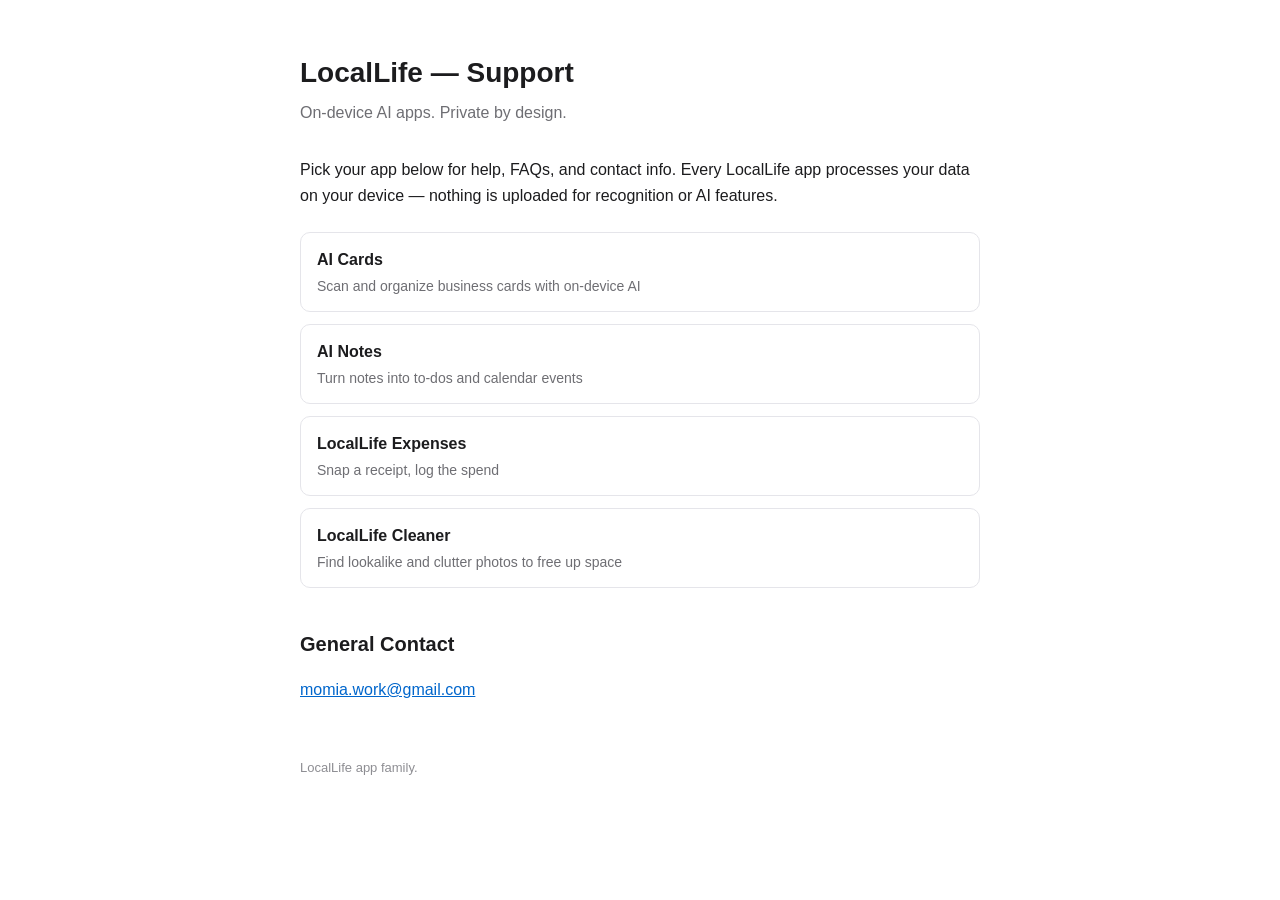
<file: index.html>
<!DOCTYPE html>
<html lang="en">
<head>
<meta charset="UTF-8">
<meta name="viewport" content="width=device-width, initial-scale=1">
<title>LocalLife — Support</title>
<link rel="stylesheet" href="assets/style.css">
</head>
<body>
  <h1>LocalLife — Support</h1>
  <p class="subtitle">On-device AI apps. Private by design.</p>

  <p>Pick your app below for help, FAQs, and contact info. Every LocalLife app processes your
  data on your device — nothing is uploaded for recognition or AI features.</p>

  <ul class="apps">
    <li><a href="cards/">
      <span class="name">AI Cards</span>
      <span class="tagline">Scan and organize business cards with on-device AI</span>
    </a></li>
    <li><a href="notes/">
      <span class="name">AI Notes</span>
      <span class="tagline">Turn notes into to-dos and calendar events</span>
    </a></li>
    <li><a href="expenses/">
      <span class="name">LocalLife Expenses</span>
      <span class="tagline">Snap a receipt, log the spend</span>
    </a></li>
    <li><a href="cleaner/">
      <span class="name">LocalLife Cleaner</span>
      <span class="tagline">Find lookalike and clutter photos to free up space</span>
    </a></li>
  </ul>

  <h2>General Contact</h2>
  <p><a href="mailto:momia.work@gmail.com">momia.work@gmail.com</a></p>

  <footer>LocalLife app family.</footer>
</body>
</html>
</file>
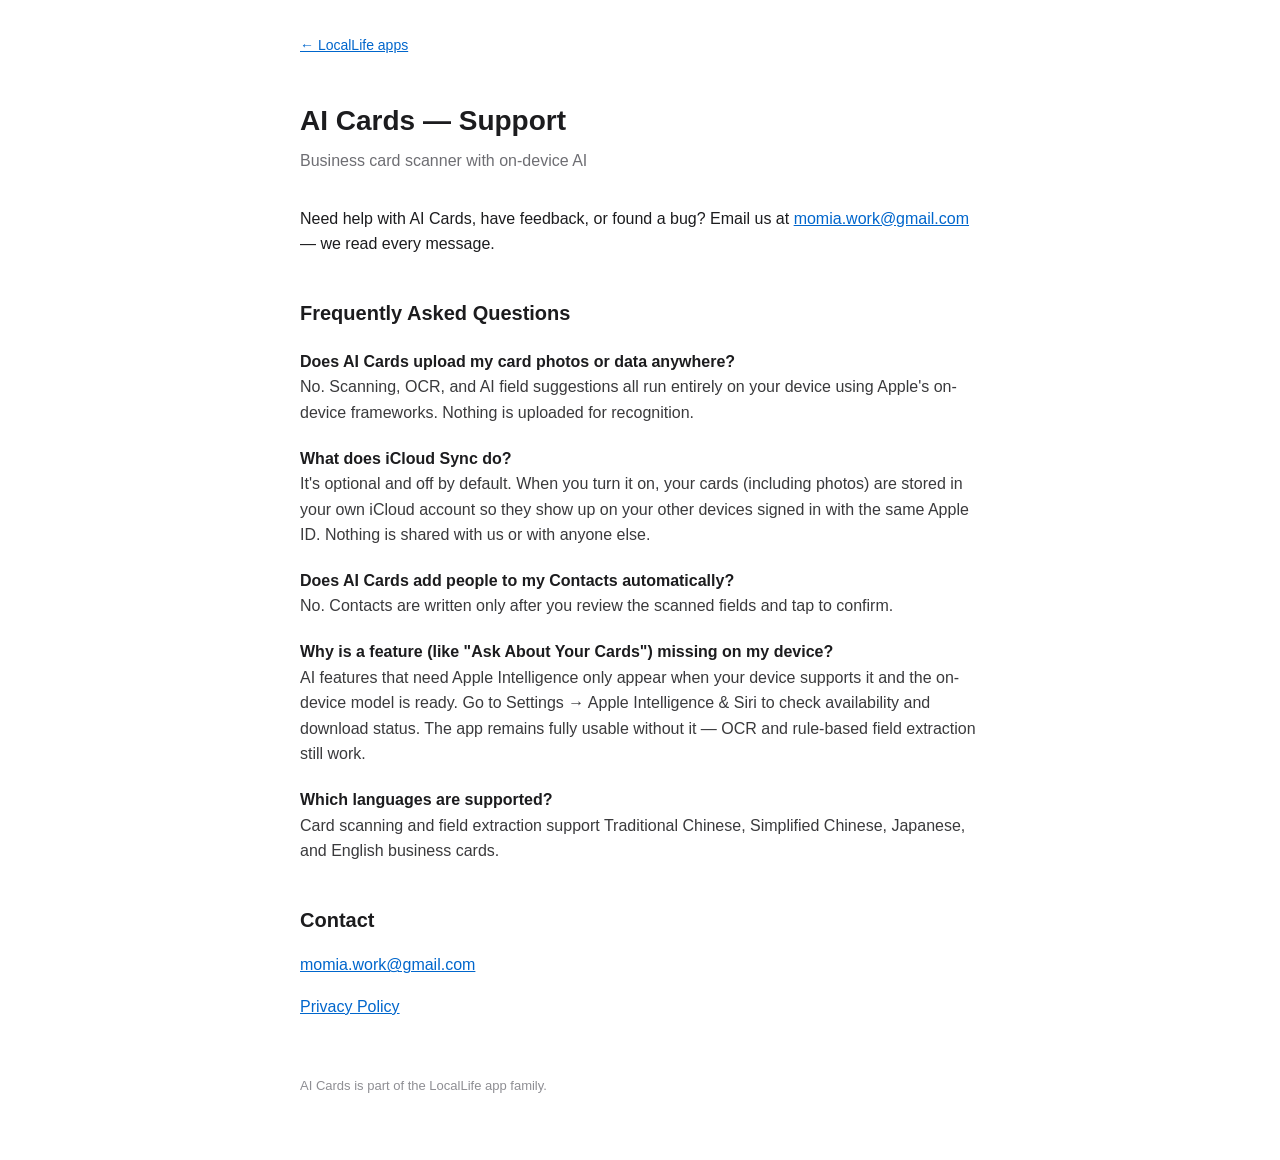
<file: cards/index.html>
<!DOCTYPE html>
<html lang="en">
<head>
<meta charset="UTF-8">
<meta name="viewport" content="width=device-width, initial-scale=1">
<title>AI Cards — Support</title>
<link rel="stylesheet" href="../assets/style.css">
</head>
<body>
  <a class="back" href="../">← LocalLife apps</a>
  <h1>AI Cards — Support</h1>
  <p class="subtitle">Business card scanner with on-device AI</p>

  <p>Need help with AI Cards, have feedback, or found a bug? Email us at
  <a href="mailto:momia.work@gmail.com">momia.work@gmail.com</a> — we read every message.</p>

  <h2>Frequently Asked Questions</h2>
  <dl class="faq">
    <dt>Does AI Cards upload my card photos or data anywhere?</dt>
    <dd>No. Scanning, OCR, and AI field suggestions all run entirely on your device using Apple's
    on-device frameworks. Nothing is uploaded for recognition.</dd>

    <dt>What does iCloud Sync do?</dt>
    <dd>It's optional and off by default. When you turn it on, your cards (including photos) are
    stored in your own iCloud account so they show up on your other devices signed in with the
    same Apple ID. Nothing is shared with us or with anyone else.</dd>

    <dt>Does AI Cards add people to my Contacts automatically?</dt>
    <dd>No. Contacts are written only after you review the scanned fields and tap to confirm.</dd>

    <dt>Why is a feature (like "Ask About Your Cards") missing on my device?</dt>
    <dd>AI features that need Apple Intelligence only appear when your device supports it and the
    on-device model is ready. Go to Settings → Apple Intelligence &amp; Siri to check availability
    and download status. The app remains fully usable without it — OCR and rule-based field
    extraction still work.</dd>

    <dt>Which languages are supported?</dt>
    <dd>Card scanning and field extraction support Traditional Chinese, Simplified Chinese,
    Japanese, and English business cards.</dd>
  </dl>

  <h2>Contact</h2>
  <p><a href="mailto:momia.work@gmail.com">momia.work@gmail.com</a></p>

  <p><a href="privacy.html">Privacy Policy</a></p>

  <footer>AI Cards is part of the LocalLife app family.</footer>
</body>
</html>
</file>
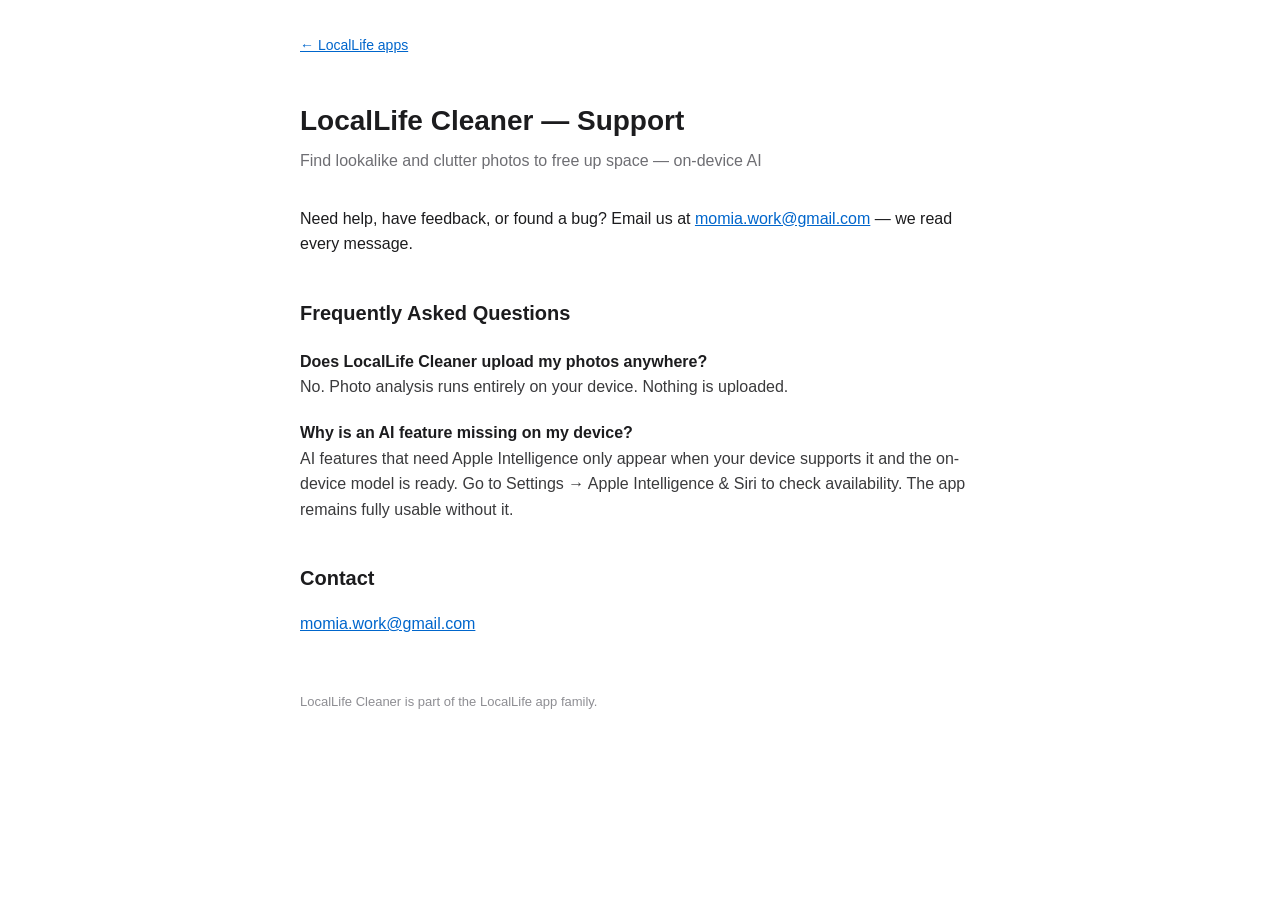
<file: cleaner/index.html>
<!DOCTYPE html>
<html lang="en">
<head>
<meta charset="UTF-8">
<meta name="viewport" content="width=device-width, initial-scale=1">
<title>LocalLife Cleaner — Support</title>
<link rel="stylesheet" href="../assets/style.css">
</head>
<body>
  <a class="back" href="../">← LocalLife apps</a>
  <h1>LocalLife Cleaner — Support</h1>
  <p class="subtitle">Find lookalike and clutter photos to free up space — on-device AI</p>

  <p>Need help, have feedback, or found a bug? Email us at
  <a href="mailto:momia.work@gmail.com">momia.work@gmail.com</a> — we read every message.</p>

  <h2>Frequently Asked Questions</h2>
  <dl class="faq">
    <dt>Does LocalLife Cleaner upload my photos anywhere?</dt>
    <dd>No. Photo analysis runs entirely on your device. Nothing is uploaded.</dd>

    <dt>Why is an AI feature missing on my device?</dt>
    <dd>AI features that need Apple Intelligence only appear when your device supports it and the
    on-device model is ready. Go to Settings → Apple Intelligence &amp; Siri to check availability.
    The app remains fully usable without it.</dd>
  </dl>

  <h2>Contact</h2>
  <p><a href="mailto:momia.work@gmail.com">momia.work@gmail.com</a></p>

  <footer>LocalLife Cleaner is part of the LocalLife app family.</footer>
</body>
</html>
</file>
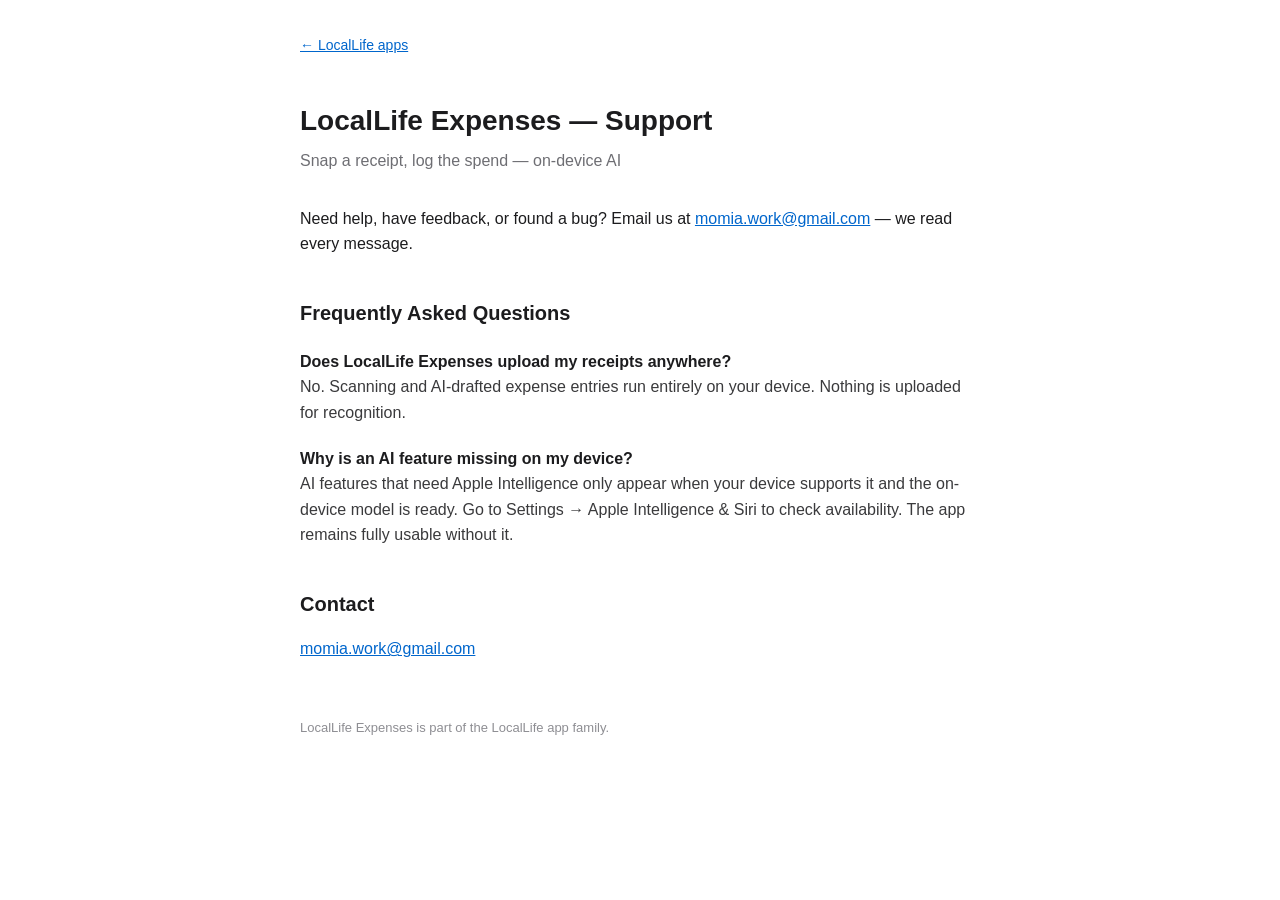
<file: expenses/index.html>
<!DOCTYPE html>
<html lang="en">
<head>
<meta charset="UTF-8">
<meta name="viewport" content="width=device-width, initial-scale=1">
<title>LocalLife Expenses — Support</title>
<link rel="stylesheet" href="../assets/style.css">
</head>
<body>
  <a class="back" href="../">← LocalLife apps</a>
  <h1>LocalLife Expenses — Support</h1>
  <p class="subtitle">Snap a receipt, log the spend — on-device AI</p>

  <p>Need help, have feedback, or found a bug? Email us at
  <a href="mailto:momia.work@gmail.com">momia.work@gmail.com</a> — we read every message.</p>

  <h2>Frequently Asked Questions</h2>
  <dl class="faq">
    <dt>Does LocalLife Expenses upload my receipts anywhere?</dt>
    <dd>No. Scanning and AI-drafted expense entries run entirely on your device. Nothing is
    uploaded for recognition.</dd>

    <dt>Why is an AI feature missing on my device?</dt>
    <dd>AI features that need Apple Intelligence only appear when your device supports it and the
    on-device model is ready. Go to Settings → Apple Intelligence &amp; Siri to check availability.
    The app remains fully usable without it.</dd>
  </dl>

  <h2>Contact</h2>
  <p><a href="mailto:momia.work@gmail.com">momia.work@gmail.com</a></p>

  <footer>LocalLife Expenses is part of the LocalLife app family.</footer>
</body>
</html>
</file>
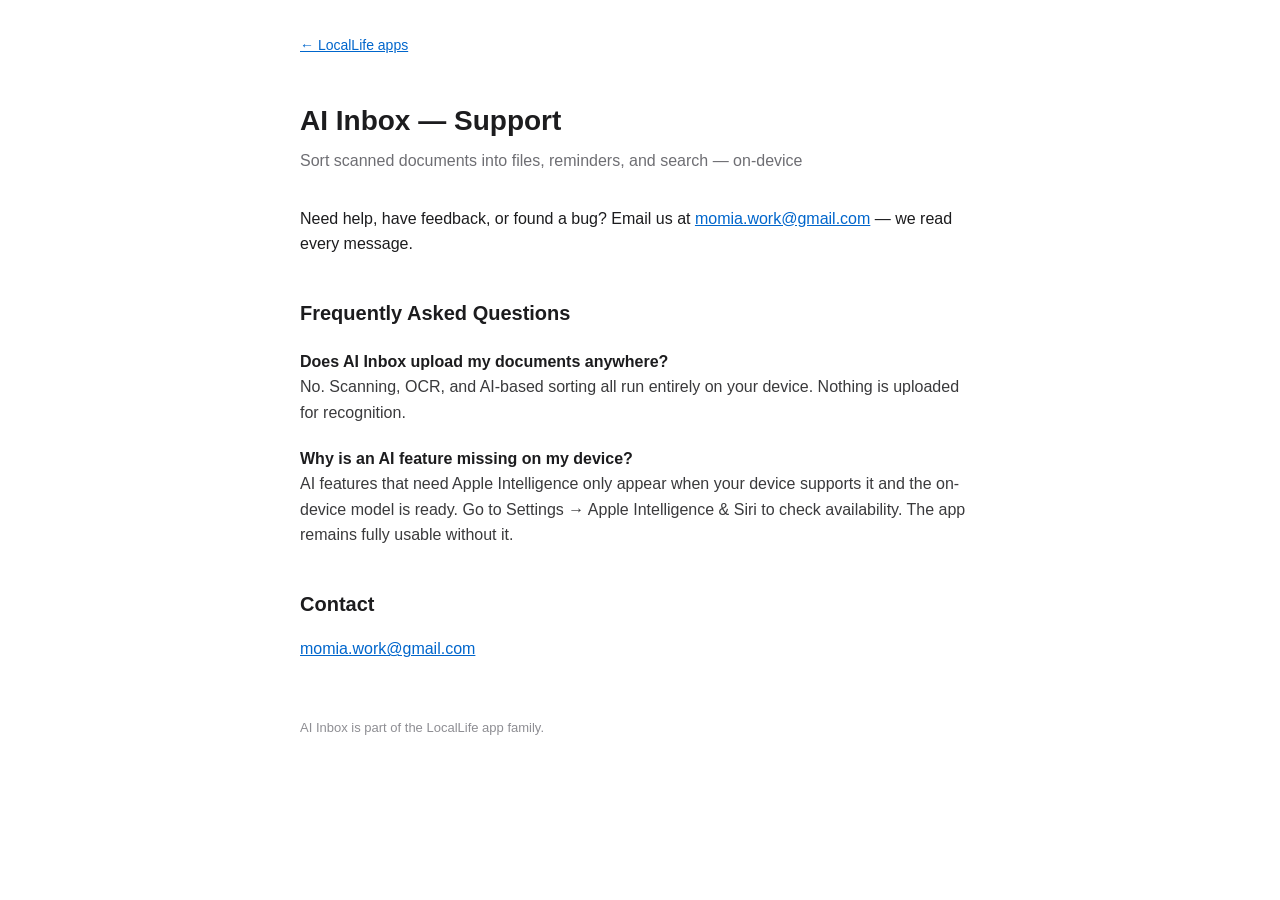
<file: inbox/index.html>
<!DOCTYPE html>
<html lang="en">
<head>
<meta charset="UTF-8">
<meta name="viewport" content="width=device-width, initial-scale=1">
<title>AI Inbox — Support</title>
<link rel="stylesheet" href="../assets/style.css">
</head>
<body>
  <a class="back" href="../">← LocalLife apps</a>
  <h1>AI Inbox — Support</h1>
  <p class="subtitle">Sort scanned documents into files, reminders, and search — on-device</p>

  <p>Need help, have feedback, or found a bug? Email us at
  <a href="mailto:momia.work@gmail.com">momia.work@gmail.com</a> — we read every message.</p>

  <h2>Frequently Asked Questions</h2>
  <dl class="faq">
    <dt>Does AI Inbox upload my documents anywhere?</dt>
    <dd>No. Scanning, OCR, and AI-based sorting all run entirely on your device. Nothing is
    uploaded for recognition.</dd>

    <dt>Why is an AI feature missing on my device?</dt>
    <dd>AI features that need Apple Intelligence only appear when your device supports it and the
    on-device model is ready. Go to Settings → Apple Intelligence &amp; Siri to check availability.
    The app remains fully usable without it.</dd>
  </dl>

  <h2>Contact</h2>
  <p><a href="mailto:momia.work@gmail.com">momia.work@gmail.com</a></p>

  <footer>AI Inbox is part of the LocalLife app family.</footer>
</body>
</html>
</file>
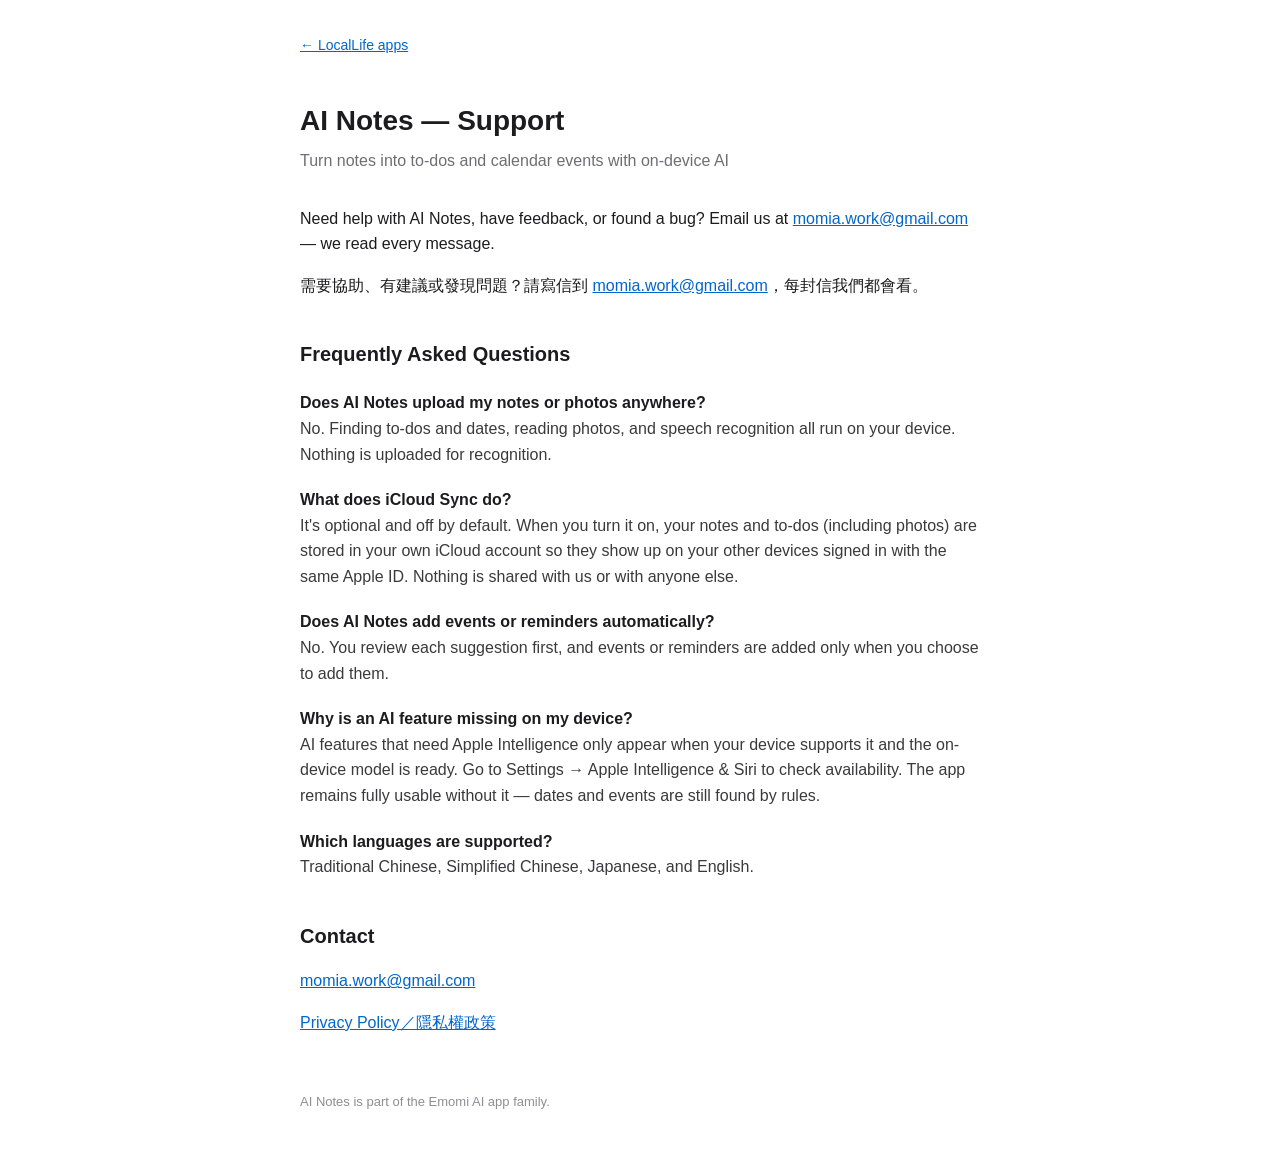
<file: notes/index.html>
<!DOCTYPE html>
<html lang="en">
<head>
<meta charset="UTF-8">
<meta name="viewport" content="width=device-width, initial-scale=1">
<title>AI Notes — Support</title>
<link rel="stylesheet" href="../assets/style.css">
</head>
<body>
  <a class="back" href="../">← LocalLife apps</a>
  <h1>AI Notes — Support</h1>
  <p class="subtitle">Turn notes into to-dos and calendar events with on-device AI</p>

  <p>Need help with AI Notes, have feedback, or found a bug? Email us at
  <a href="mailto:momia.work@gmail.com">momia.work@gmail.com</a> — we read every message.</p>
  <p lang="zh-Hant">需要協助、有建議或發現問題？請寫信到
  <a href="mailto:momia.work@gmail.com">momia.work@gmail.com</a>，每封信我們都會看。</p>

  <h2>Frequently Asked Questions</h2>
  <dl class="faq">
    <dt>Does AI Notes upload my notes or photos anywhere?</dt>
    <dd>No. Finding to-dos and dates, reading photos, and speech recognition all run on your
    device. Nothing is uploaded for recognition.</dd>

    <dt>What does iCloud Sync do?</dt>
    <dd>It's optional and off by default. When you turn it on, your notes and to-dos (including
    photos) are stored in your own iCloud account so they show up on your other devices signed in
    with the same Apple ID. Nothing is shared with us or with anyone else.</dd>

    <dt>Does AI Notes add events or reminders automatically?</dt>
    <dd>No. You review each suggestion first, and events or reminders are added only when you
    choose to add them.</dd>

    <dt>Why is an AI feature missing on my device?</dt>
    <dd>AI features that need Apple Intelligence only appear when your device supports it and the
    on-device model is ready. Go to Settings → Apple Intelligence &amp; Siri to check availability.
    The app remains fully usable without it — dates and events are still found by rules.</dd>

    <dt>Which languages are supported?</dt>
    <dd>Traditional Chinese, Simplified Chinese, Japanese, and English.</dd>
  </dl>

  <h2>Contact</h2>
  <p><a href="mailto:momia.work@gmail.com">momia.work@gmail.com</a></p>

  <p><a href="privacy.html">Privacy Policy／隱私權政策</a></p>

  <footer>AI Notes is part of the Emomi AI app family.</footer>
</body>
</html>
</file>
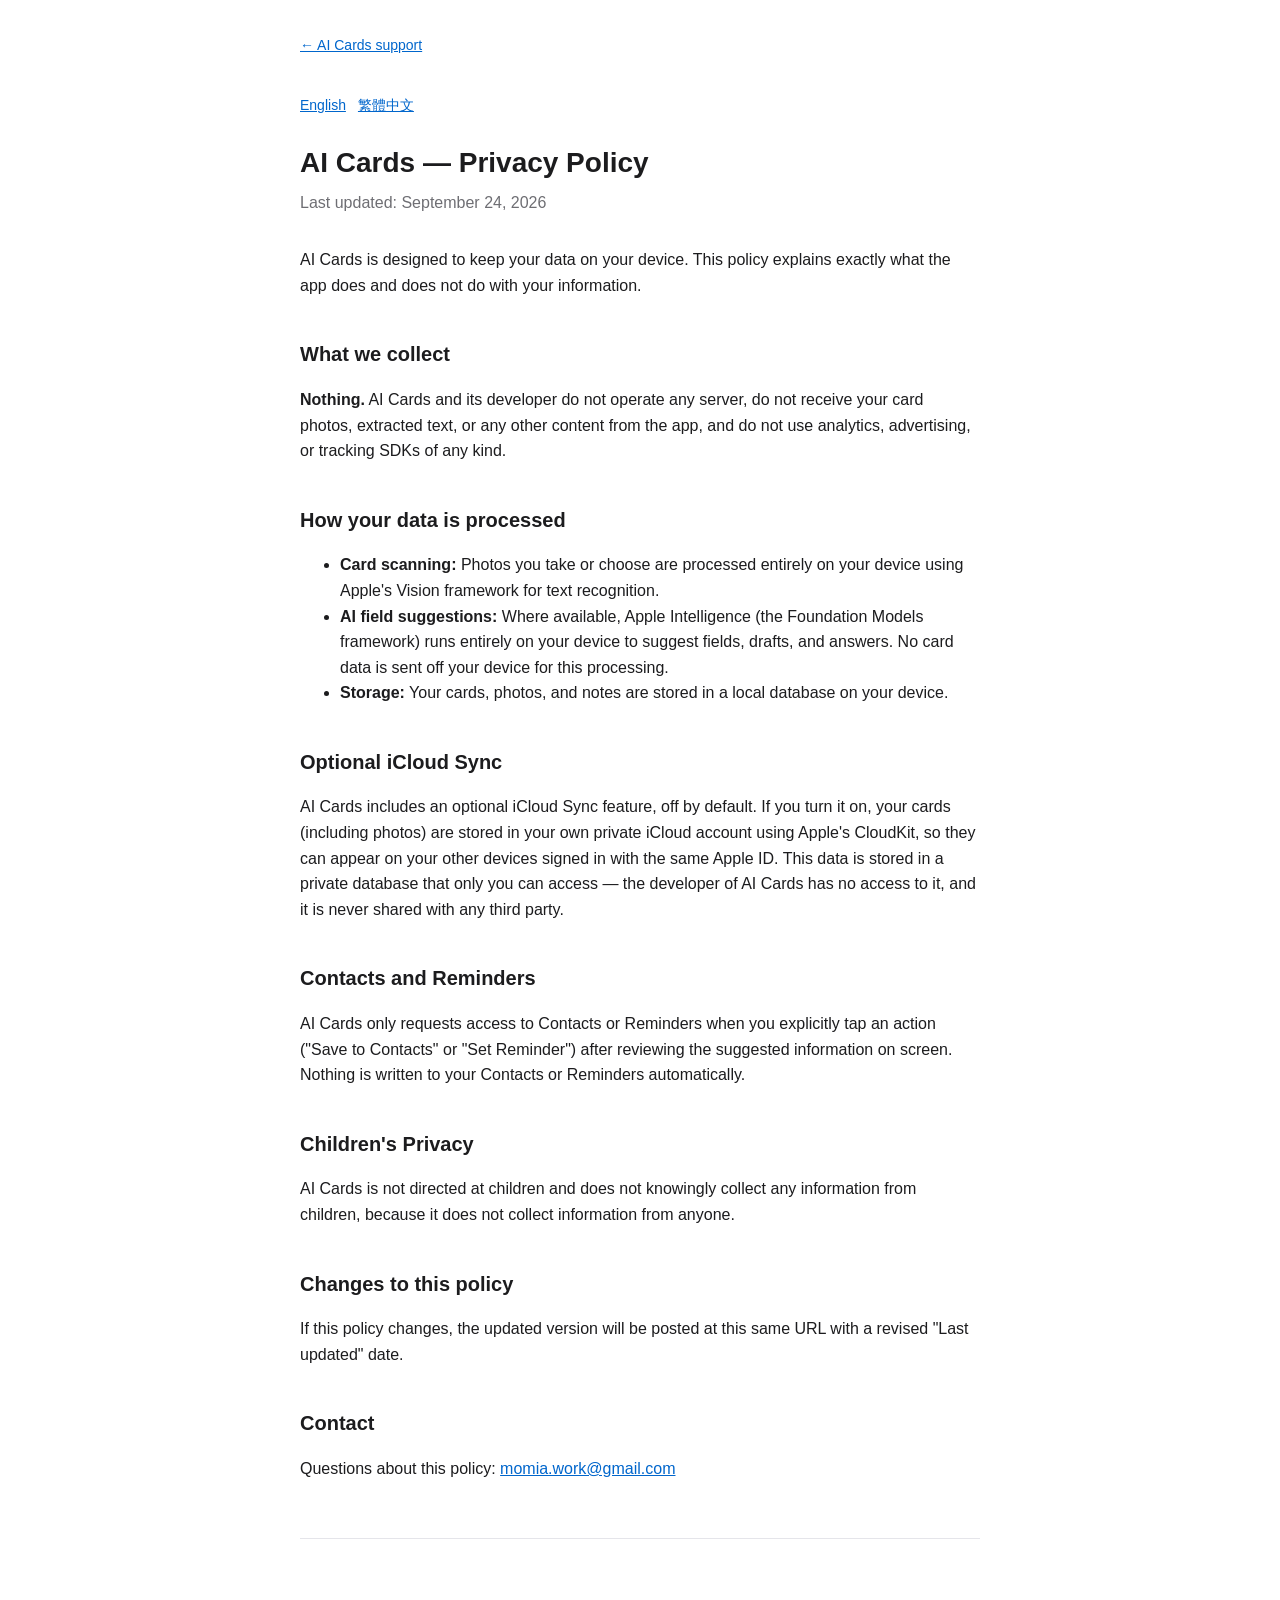
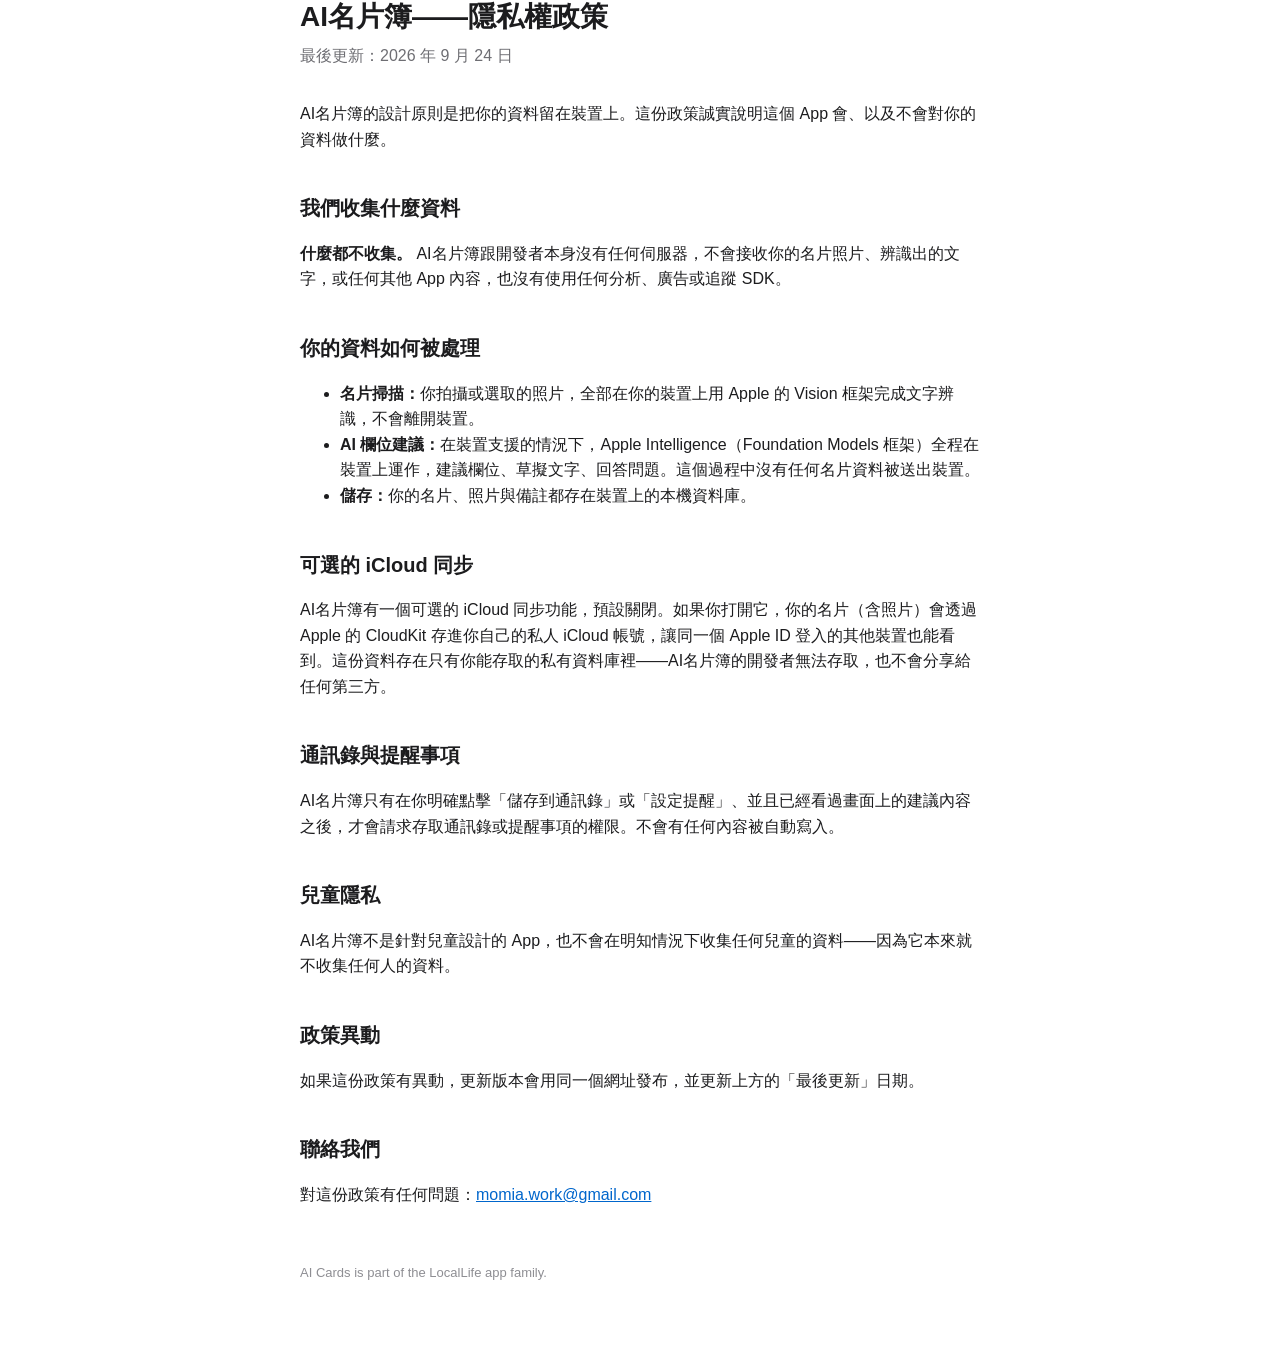
<file: cards/privacy.html>
<!DOCTYPE html>
<html lang="en">
<head>
<meta charset="UTF-8">
<meta name="viewport" content="width=device-width, initial-scale=1">
<title>AI Cards — Privacy Policy</title>
<link rel="stylesheet" href="../assets/style.css">
<style>
  .lang-switch { margin-bottom: 24px; font-size: 14px; }
  .lang-switch a { margin-right: 12px; }
  hr.lang-divider { margin: 56px 0; border: none; border-top: 1px solid #e5e5ea; }
</style>
</head>
<body>
  <a class="back" href="./">← AI Cards support</a>
  <p class="lang-switch"><a href="#en">English</a><a href="#zh-hant">繁體中文</a></p>

  <section id="en" lang="en">
    <h1>AI Cards — Privacy Policy</h1>
    <p class="subtitle">Last updated: September 24, 2026</p>

    <p>AI Cards is designed to keep your data on your device. This policy explains exactly what
    the app does and does not do with your information.</p>

    <h2>What we collect</h2>
    <p><strong>Nothing.</strong> AI Cards and its developer do not operate any server, do not
    receive your card photos, extracted text, or any other content from the app, and do not use
    analytics, advertising, or tracking SDKs of any kind.</p>

    <h2>How your data is processed</h2>
    <ul>
      <li><strong>Card scanning:</strong> Photos you take or choose are processed entirely on your
      device using Apple's Vision framework for text recognition.</li>
      <li><strong>AI field suggestions:</strong> Where available, Apple Intelligence (the Foundation
      Models framework) runs entirely on your device to suggest fields, drafts, and answers. No
      card data is sent off your device for this processing.</li>
      <li><strong>Storage:</strong> Your cards, photos, and notes are stored in a local database on
      your device.</li>
    </ul>

    <h2>Optional iCloud Sync</h2>
    <p>AI Cards includes an optional iCloud Sync feature, off by default. If you turn it on, your
    cards (including photos) are stored in your own private iCloud account using Apple's CloudKit,
    so they can appear on your other devices signed in with the same Apple ID. This data is stored
    in a private database that only you can access — the developer of AI Cards has no access to
    it, and it is never shared with any third party.</p>

    <h2>Contacts and Reminders</h2>
    <p>AI Cards only requests access to Contacts or Reminders when you explicitly tap an action
    ("Save to Contacts" or "Set Reminder") after reviewing the suggested information on screen.
    Nothing is written to your Contacts or Reminders automatically.</p>

    <h2>Children's Privacy</h2>
    <p>AI Cards is not directed at children and does not knowingly collect any information from
    children, because it does not collect information from anyone.</p>

    <h2>Changes to this policy</h2>
    <p>If this policy changes, the updated version will be posted at this same URL with a revised
    "Last updated" date.</p>

    <h2>Contact</h2>
    <p>Questions about this policy: <a href="mailto:momia.work@gmail.com">momia.work@gmail.com</a></p>
  </section>

  <hr class="lang-divider">

  <section id="zh-hant" lang="zh-Hant">
    <h1>AI名片簿——隱私權政策</h1>
    <p class="subtitle">最後更新：2026 年 9 月 24 日</p>

    <p>AI名片簿的設計原則是把你的資料留在裝置上。這份政策誠實說明這個 App 會、以及不會對你的資料做什麼。</p>

    <h2>我們收集什麼資料</h2>
    <p><strong>什麼都不收集。</strong> AI名片簿跟開發者本身沒有任何伺服器，不會接收你的名片照片、辨識出的文字，或任何其他 App 內容，也沒有使用任何分析、廣告或追蹤 SDK。</p>

    <h2>你的資料如何被處理</h2>
    <ul>
      <li><strong>名片掃描：</strong>你拍攝或選取的照片，全部在你的裝置上用 Apple 的 Vision 框架完成文字辨識，不會離開裝置。</li>
      <li><strong>AI 欄位建議：</strong>在裝置支援的情況下，Apple Intelligence（Foundation Models 框架）全程在裝置上運作，建議欄位、草擬文字、回答問題。這個過程中沒有任何名片資料被送出裝置。</li>
      <li><strong>儲存：</strong>你的名片、照片與備註都存在裝置上的本機資料庫。</li>
    </ul>

    <h2>可選的 iCloud 同步</h2>
    <p>AI名片簿有一個可選的 iCloud 同步功能，預設關閉。如果你打開它，你的名片（含照片）會透過 Apple 的 CloudKit 存進你自己的私人 iCloud 帳號，讓同一個 Apple ID 登入的其他裝置也能看到。這份資料存在只有你能存取的私有資料庫裡——AI名片簿的開發者無法存取，也不會分享給任何第三方。</p>

    <h2>通訊錄與提醒事項</h2>
    <p>AI名片簿只有在你明確點擊「儲存到通訊錄」或「設定提醒」、並且已經看過畫面上的建議內容之後，才會請求存取通訊錄或提醒事項的權限。不會有任何內容被自動寫入。</p>

    <h2>兒童隱私</h2>
    <p>AI名片簿不是針對兒童設計的 App，也不會在明知情況下收集任何兒童的資料——因為它本來就不收集任何人的資料。</p>

    <h2>政策異動</h2>
    <p>如果這份政策有異動，更新版本會用同一個網址發布，並更新上方的「最後更新」日期。</p>

    <h2>聯絡我們</h2>
    <p>對這份政策有任何問題：<a href="mailto:momia.work@gmail.com">momia.work@gmail.com</a></p>
  </section>

  <footer>AI Cards is part of the LocalLife app family.</footer>
</body>
</html>
</file>
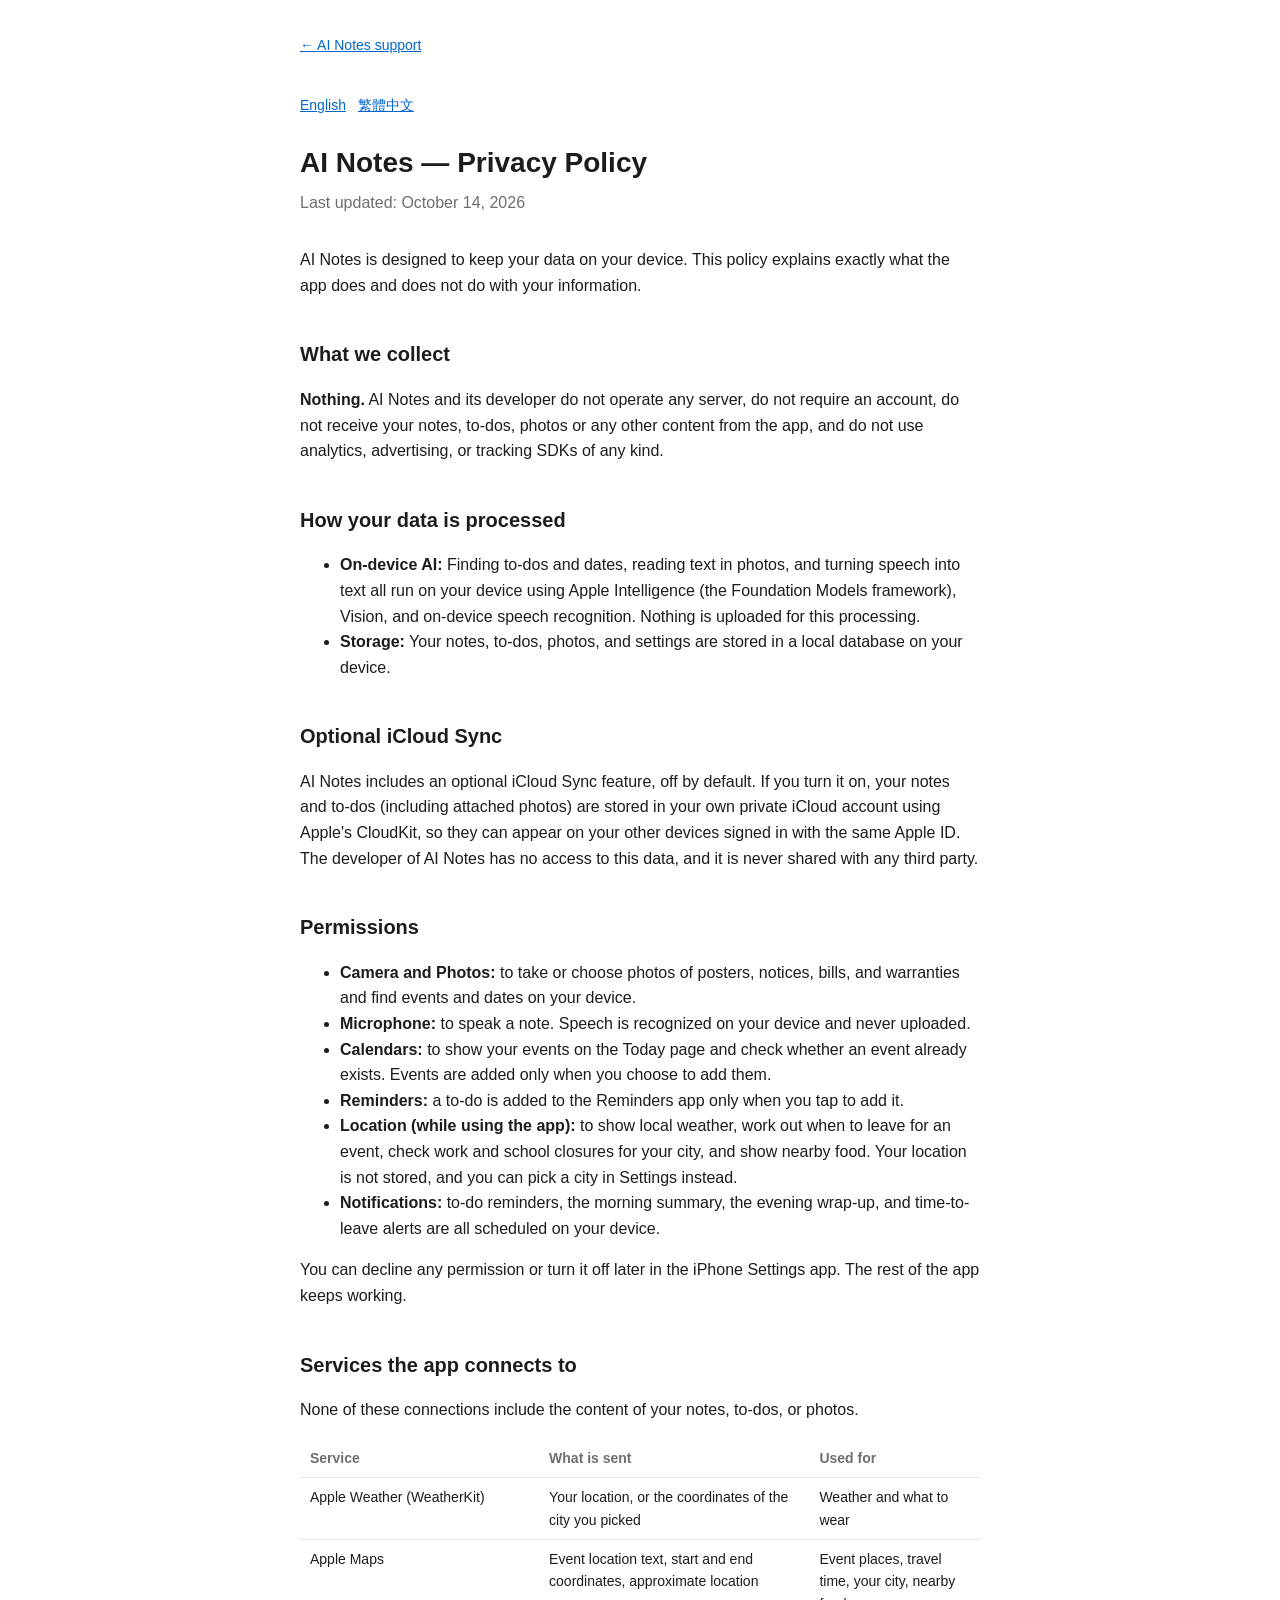
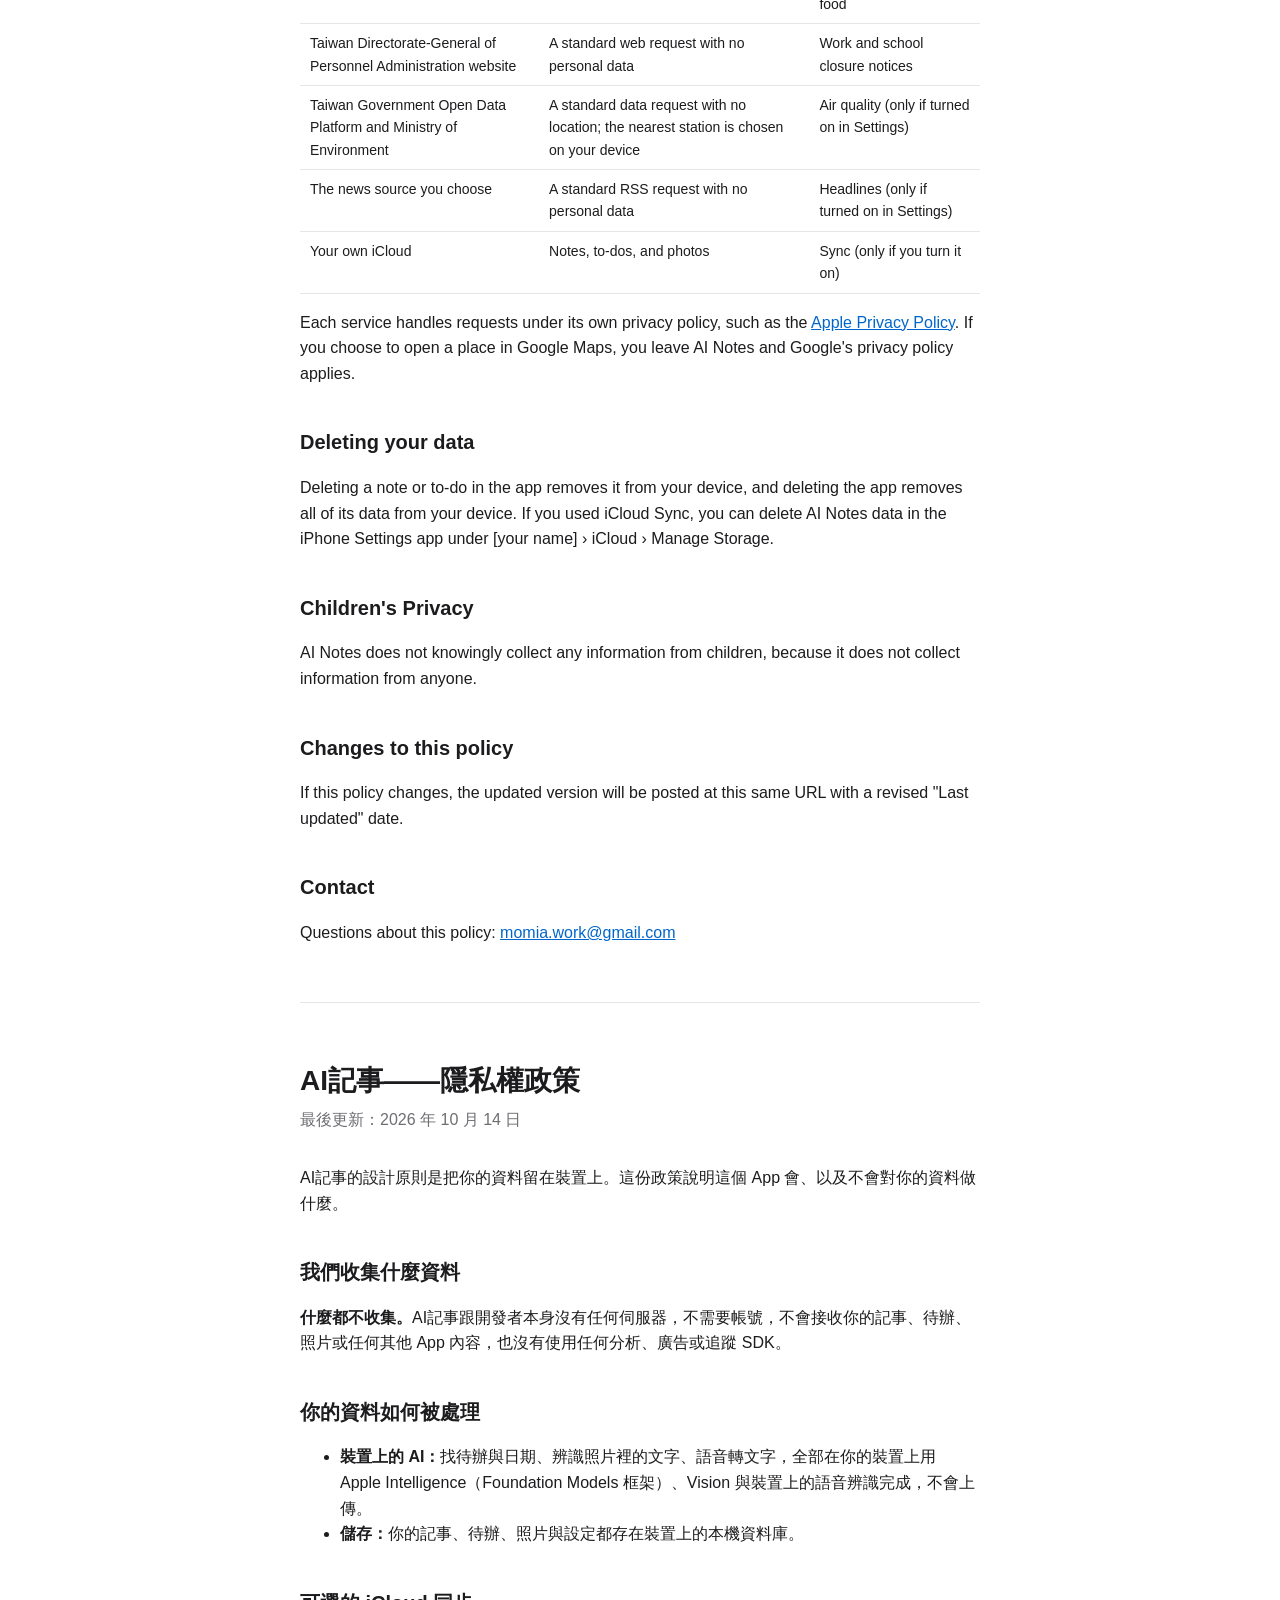
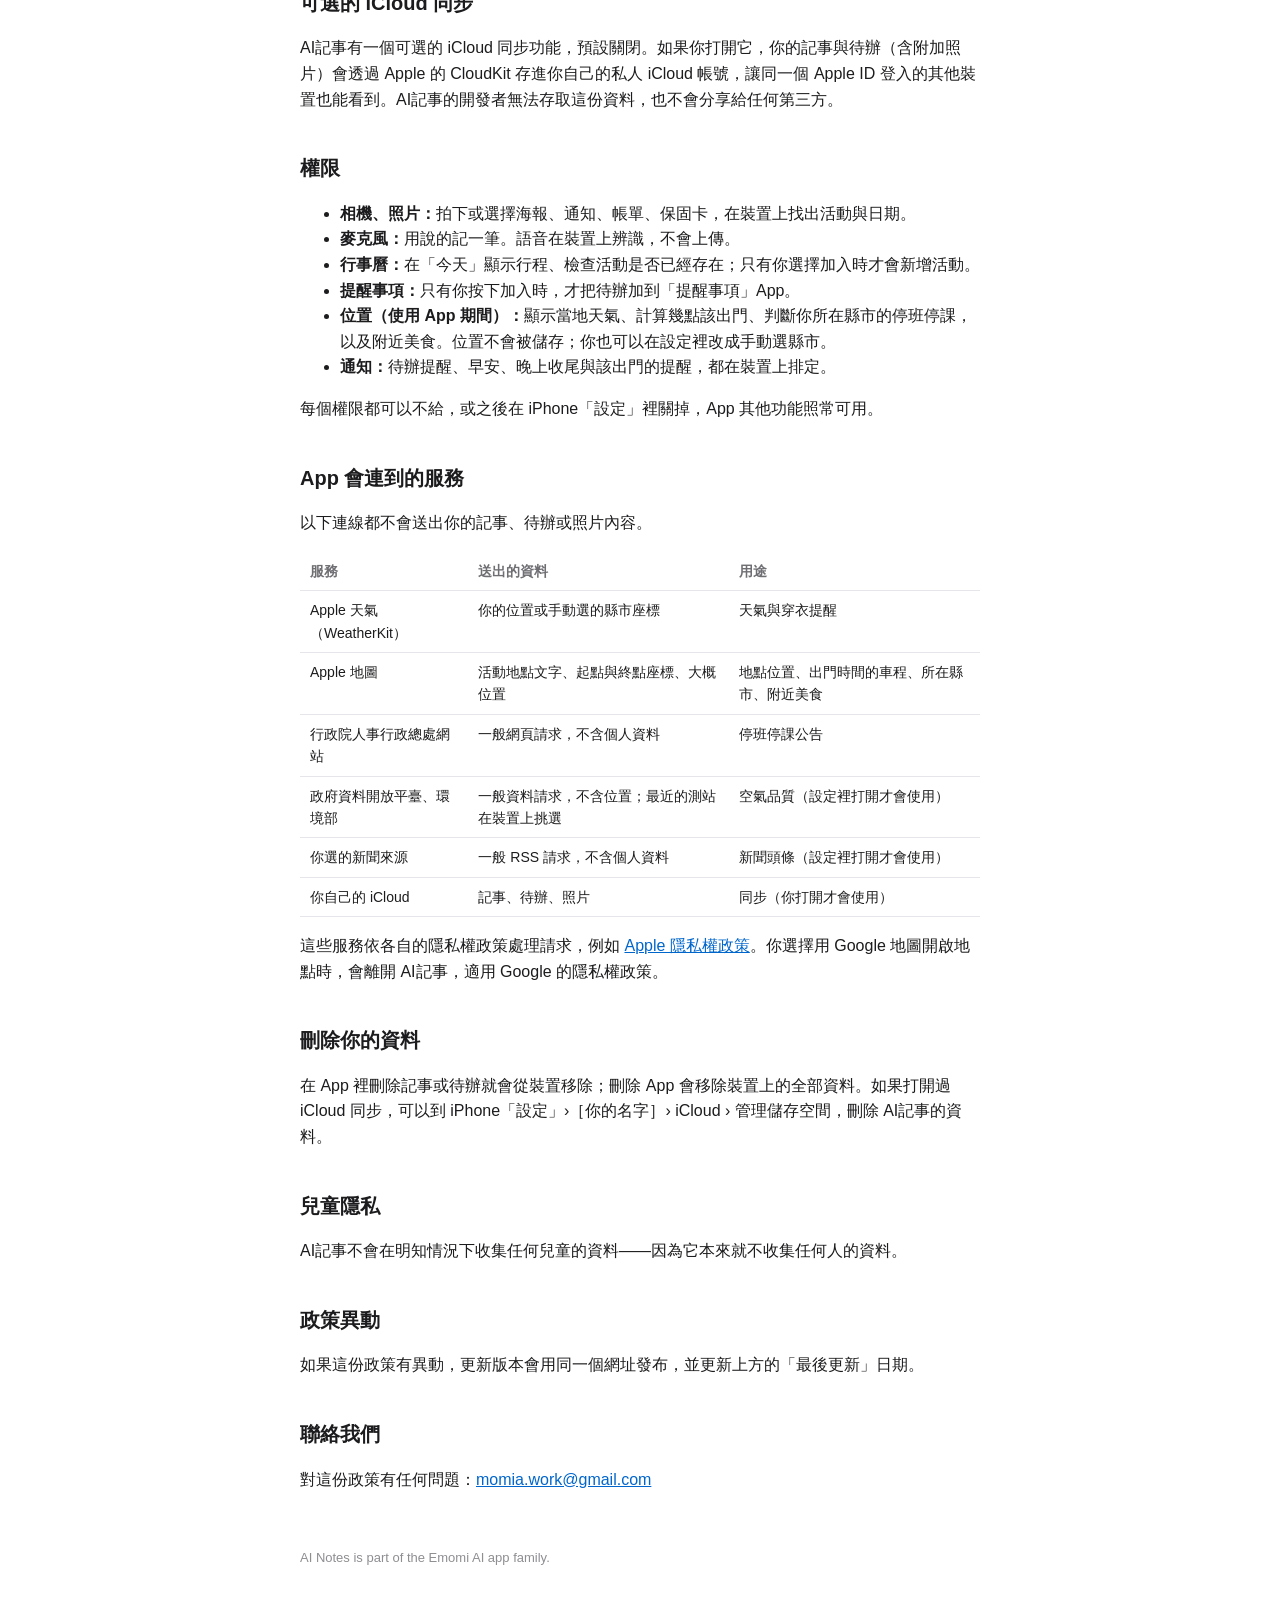
<file: notes/privacy.html>
<!DOCTYPE html>
<html lang="en">
<head>
<meta charset="UTF-8">
<meta name="viewport" content="width=device-width, initial-scale=1">
<title>AI Notes — Privacy Policy</title>
<link rel="stylesheet" href="../assets/style.css">
<style>
  .lang-switch { margin-bottom: 24px; font-size: 14px; }
  .lang-switch a { margin-right: 12px; }
  hr.lang-divider { margin: 56px 0; border: none; border-top: 1px solid #e5e5ea; }
  .table-wrap { overflow-x: auto; }
  table { border-collapse: collapse; width: 100%; min-width: 520px; font-size: 14px; }
  th, td { text-align: left; vertical-align: top; padding: 8px 10px; border-bottom: 1px solid #e5e5ea; }
  th { color: #6e6e73; font-weight: 600; }
</style>
</head>
<body>
  <a class="back" href="./">← AI Notes support</a>
  <p class="lang-switch"><a href="#en">English</a><a href="#zh-hant">繁體中文</a></p>

  <section id="en" lang="en">
    <h1>AI Notes — Privacy Policy</h1>
    <p class="subtitle">Last updated: October 14, 2026</p>

    <p>AI Notes is designed to keep your data on your device. This policy explains exactly what
    the app does and does not do with your information.</p>

    <h2>What we collect</h2>
    <p><strong>Nothing.</strong> AI Notes and its developer do not operate any server, do not
    require an account, do not receive your notes, to-dos, photos or any other content from the
    app, and do not use analytics, advertising, or tracking SDKs of any kind.</p>

    <h2>How your data is processed</h2>
    <ul>
      <li><strong>On-device AI:</strong> Finding to-dos and dates, reading text in photos, and
      turning speech into text all run on your device using Apple Intelligence (the Foundation
      Models framework), Vision, and on-device speech recognition. Nothing is uploaded for this
      processing.</li>
      <li><strong>Storage:</strong> Your notes, to-dos, photos, and settings are stored in a local
      database on your device.</li>
    </ul>

    <h2>Optional iCloud Sync</h2>
    <p>AI Notes includes an optional iCloud Sync feature, off by default. If you turn it on, your
    notes and to-dos (including attached photos) are stored in your own private iCloud account
    using Apple's CloudKit, so they can appear on your other devices signed in with the same Apple
    ID. The developer of AI Notes has no access to this data, and it is never shared with any third
    party.</p>

    <h2>Permissions</h2>
    <ul>
      <li><strong>Camera and Photos:</strong> to take or choose photos of posters, notices, bills,
      and warranties and find events and dates on your device.</li>
      <li><strong>Microphone:</strong> to speak a note. Speech is recognized on your device and
      never uploaded.</li>
      <li><strong>Calendars:</strong> to show your events on the Today page and check whether an
      event already exists. Events are added only when you choose to add them.</li>
      <li><strong>Reminders:</strong> a to-do is added to the Reminders app only when you tap to
      add it.</li>
      <li><strong>Location (while using the app):</strong> to show local weather, work out when to
      leave for an event, check work and school closures for your city, and show nearby food. Your
      location is not stored, and you can pick a city in Settings instead.</li>
      <li><strong>Notifications:</strong> to-do reminders, the morning summary, the evening
      wrap-up, and time-to-leave alerts are all scheduled on your device.</li>
    </ul>
    <p>You can decline any permission or turn it off later in the iPhone Settings app. The rest of
    the app keeps working.</p>

    <h2>Services the app connects to</h2>
    <p>None of these connections include the content of your notes, to-dos, or photos.</p>
    <div class="table-wrap">
      <table>
        <tr><th>Service</th><th>What is sent</th><th>Used for</th></tr>
        <tr><td>Apple Weather (WeatherKit)</td><td>Your location, or the coordinates of the city you picked</td><td>Weather and what to wear</td></tr>
        <tr><td>Apple Maps</td><td>Event location text, start and end coordinates, approximate location</td><td>Event places, travel time, your city, nearby food</td></tr>
        <tr><td>Taiwan Directorate-General of Personnel Administration website</td><td>A standard web request with no personal data</td><td>Work and school closure notices</td></tr>
        <tr><td>Taiwan Government Open Data Platform and Ministry of Environment</td><td>A standard data request with no location; the nearest station is chosen on your device</td><td>Air quality (only if turned on in Settings)</td></tr>
        <tr><td>The news source you choose</td><td>A standard RSS request with no personal data</td><td>Headlines (only if turned on in Settings)</td></tr>
        <tr><td>Your own iCloud</td><td>Notes, to-dos, and photos</td><td>Sync (only if you turn it on)</td></tr>
      </table>
    </div>
    <p>Each service handles requests under its own privacy policy, such as the
    <a href="https://www.apple.com/legal/privacy/">Apple Privacy Policy</a>. If you choose to open a
    place in Google Maps, you leave AI Notes and Google's privacy policy applies.</p>

    <h2>Deleting your data</h2>
    <p>Deleting a note or to-do in the app removes it from your device, and deleting the app
    removes all of its data from your device. If you used iCloud Sync, you can delete AI Notes data
    in the iPhone Settings app under [your name] › iCloud › Manage Storage.</p>

    <h2>Children's Privacy</h2>
    <p>AI Notes does not knowingly collect any information from children, because it does not
    collect information from anyone.</p>

    <h2>Changes to this policy</h2>
    <p>If this policy changes, the updated version will be posted at this same URL with a revised
    "Last updated" date.</p>

    <h2>Contact</h2>
    <p>Questions about this policy: <a href="mailto:momia.work@gmail.com">momia.work@gmail.com</a></p>
  </section>

  <hr class="lang-divider">

  <section id="zh-hant" lang="zh-Hant">
    <h1>AI記事——隱私權政策</h1>
    <p class="subtitle">最後更新：2026 年 10 月 14 日</p>

    <p>AI記事的設計原則是把你的資料留在裝置上。這份政策說明這個 App 會、以及不會對你的資料做什麼。</p>

    <h2>我們收集什麼資料</h2>
    <p><strong>什麼都不收集。</strong>AI記事跟開發者本身沒有任何伺服器，不需要帳號，不會接收你的記事、待辦、照片或任何其他 App 內容，也沒有使用任何分析、廣告或追蹤 SDK。</p>

    <h2>你的資料如何被處理</h2>
    <ul>
      <li><strong>裝置上的 AI：</strong>找待辦與日期、辨識照片裡的文字、語音轉文字，全部在你的裝置上用 Apple Intelligence（Foundation Models 框架）、Vision 與裝置上的語音辨識完成，不會上傳。</li>
      <li><strong>儲存：</strong>你的記事、待辦、照片與設定都存在裝置上的本機資料庫。</li>
    </ul>

    <h2>可選的 iCloud 同步</h2>
    <p>AI記事有一個可選的 iCloud 同步功能，預設關閉。如果你打開它，你的記事與待辦（含附加照片）會透過 Apple 的 CloudKit 存進你自己的私人 iCloud 帳號，讓同一個 Apple ID 登入的其他裝置也能看到。AI記事的開發者無法存取這份資料，也不會分享給任何第三方。</p>

    <h2>權限</h2>
    <ul>
      <li><strong>相機、照片：</strong>拍下或選擇海報、通知、帳單、保固卡，在裝置上找出活動與日期。</li>
      <li><strong>麥克風：</strong>用說的記一筆。語音在裝置上辨識，不會上傳。</li>
      <li><strong>行事曆：</strong>在「今天」顯示行程、檢查活動是否已經存在；只有你選擇加入時才會新增活動。</li>
      <li><strong>提醒事項：</strong>只有你按下加入時，才把待辦加到「提醒事項」App。</li>
      <li><strong>位置（使用 App 期間）：</strong>顯示當地天氣、計算幾點該出門、判斷你所在縣市的停班停課，以及附近美食。位置不會被儲存；你也可以在設定裡改成手動選縣市。</li>
      <li><strong>通知：</strong>待辦提醒、早安、晚上收尾與該出門的提醒，都在裝置上排定。</li>
    </ul>
    <p>每個權限都可以不給，或之後在 iPhone「設定」裡關掉，App 其他功能照常可用。</p>

    <h2>App 會連到的服務</h2>
    <p>以下連線都不會送出你的記事、待辦或照片內容。</p>
    <div class="table-wrap">
      <table>
        <tr><th>服務</th><th>送出的資料</th><th>用途</th></tr>
        <tr><td>Apple 天氣（WeatherKit）</td><td>你的位置或手動選的縣市座標</td><td>天氣與穿衣提醒</td></tr>
        <tr><td>Apple 地圖</td><td>活動地點文字、起點與終點座標、大概位置</td><td>地點位置、出門時間的車程、所在縣市、附近美食</td></tr>
        <tr><td>行政院人事行政總處網站</td><td>一般網頁請求，不含個人資料</td><td>停班停課公告</td></tr>
        <tr><td>政府資料開放平臺、環境部</td><td>一般資料請求，不含位置；最近的測站在裝置上挑選</td><td>空氣品質（設定裡打開才會使用）</td></tr>
        <tr><td>你選的新聞來源</td><td>一般 RSS 請求，不含個人資料</td><td>新聞頭條（設定裡打開才會使用）</td></tr>
        <tr><td>你自己的 iCloud</td><td>記事、待辦、照片</td><td>同步（你打開才會使用）</td></tr>
      </table>
    </div>
    <p>這些服務依各自的隱私權政策處理請求，例如 <a href="https://www.apple.com/tw/legal/privacy/">Apple 隱私權政策</a>。你選擇用 Google 地圖開啟地點時，會離開 AI記事，適用 Google 的隱私權政策。</p>

    <h2>刪除你的資料</h2>
    <p>在 App 裡刪除記事或待辦就會從裝置移除；刪除 App 會移除裝置上的全部資料。如果打開過 iCloud 同步，可以到 iPhone「設定」›［你的名字］› iCloud › 管理儲存空間，刪除 AI記事的資料。</p>

    <h2>兒童隱私</h2>
    <p>AI記事不會在明知情況下收集任何兒童的資料——因為它本來就不收集任何人的資料。</p>

    <h2>政策異動</h2>
    <p>如果這份政策有異動，更新版本會用同一個網址發布，並更新上方的「最後更新」日期。</p>

    <h2>聯絡我們</h2>
    <p>對這份政策有任何問題：<a href="mailto:momia.work@gmail.com">momia.work@gmail.com</a></p>
  </section>

  <footer>AI Notes is part of the Emomi AI app family.</footer>
</body>
</html>
</file>
<file: assets/style.css>
body { font-family: -apple-system, BlinkMacSystemFont, "Segoe UI", Roboto, sans-serif; max-width: 680px; margin: 0 auto; padding: 32px 20px 64px; line-height: 1.6; color: #1c1c1e; }
h1 { font-size: 28px; margin-bottom: 4px; }
.subtitle { color: #6e6e73; margin-top: 0; margin-bottom: 32px; }
h2 { font-size: 20px; margin-top: 40px; }
a { color: #0066cc; }
.faq dt { font-weight: 600; margin-top: 20px; }
.faq dd { margin-left: 0; color: #3a3a3c; }
.apps { list-style: none; padding: 0; margin: 24px 0; }
.apps li { margin-bottom: 12px; }
.apps a { display: block; padding: 14px 16px; border: 1px solid #e5e5ea; border-radius: 10px; text-decoration: none; }
.apps a:hover { background: #f5f5f7; }
.apps .name { font-weight: 600; color: #1c1c1e; }
.apps .tagline { display: block; color: #6e6e73; font-size: 14px; margin-top: 2px; }
.back { display: inline-block; margin-bottom: 24px; font-size: 14px; }
footer { margin-top: 56px; color: #8e8e93; font-size: 13px; }
</file>
